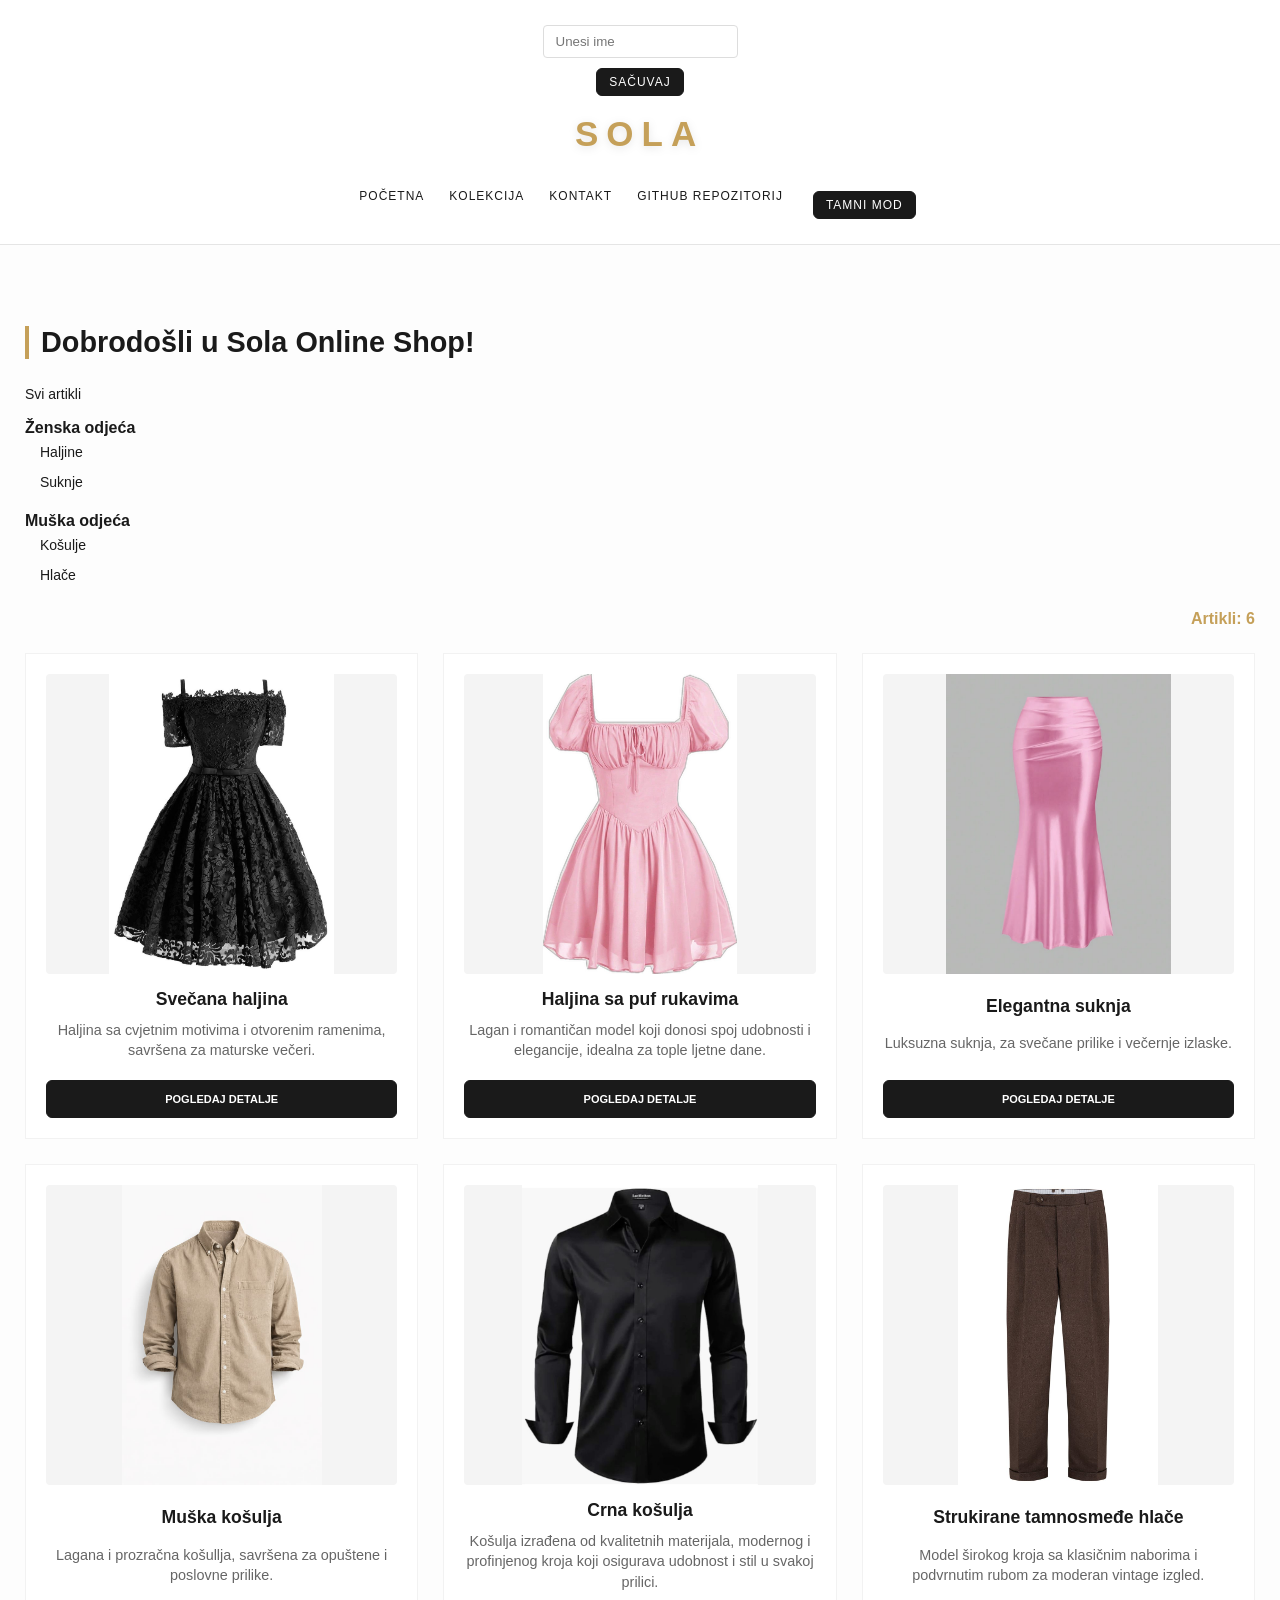
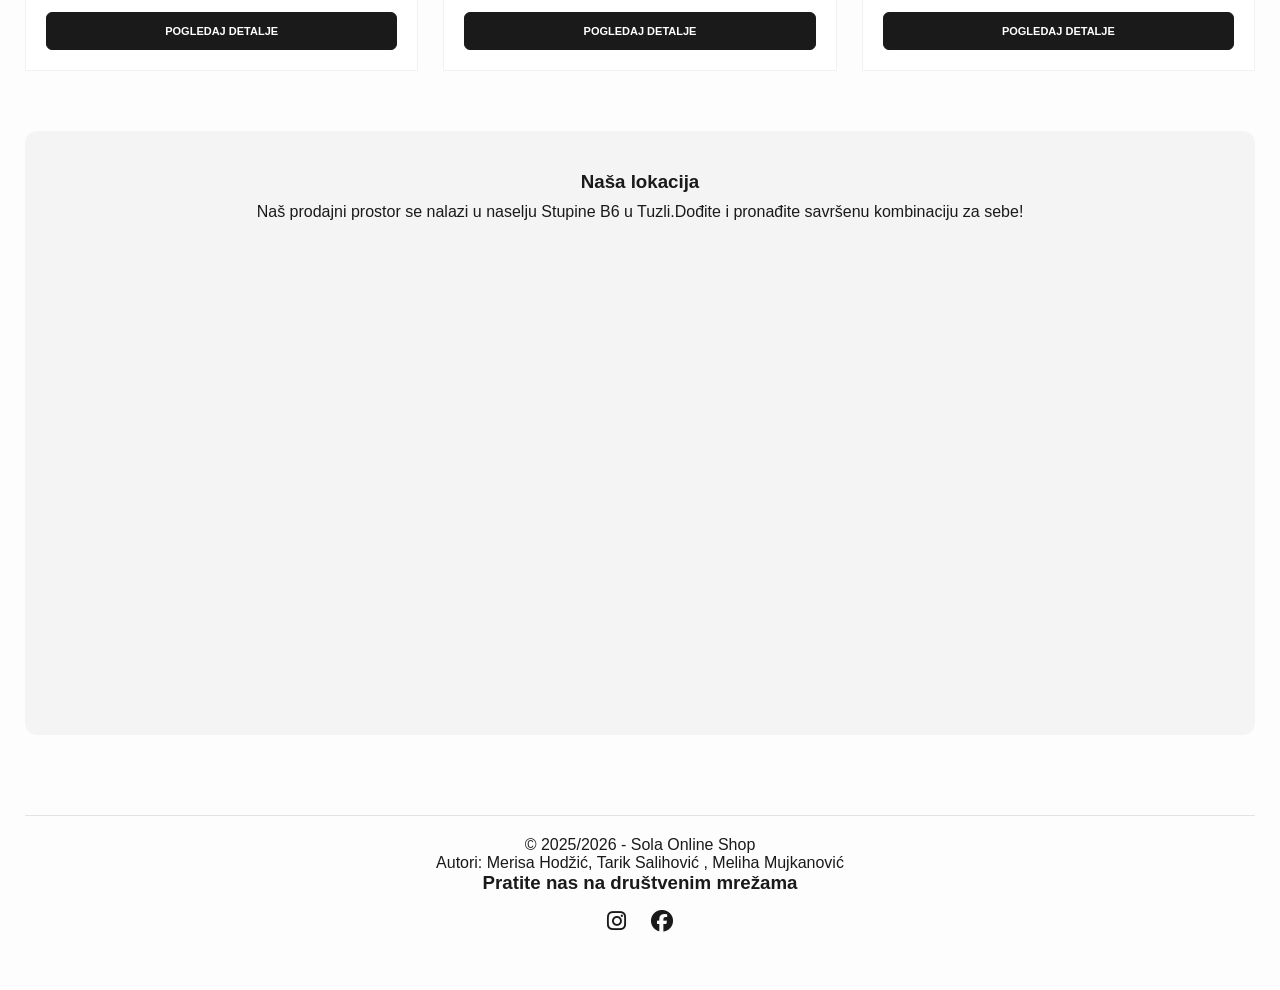
<file: index.html>
<!DOCTYPE html>
<html lang="bs">
<head>
 <meta charset="UTF-8">
<meta name="viewport" 
content="width=device-width, 
 initial-scale=1.0">
<meta name="color-scheme" content="light dark">
<title> Sola Online Shop</title>
<link rel="stylesheet" href="css/tptpstil.css">
<script src="js/tptpskripte.js" defer></script>
<link rel="manifest" href="manifest.json">
<meta name="theme-color"
content="#ffffff">
<link rel="stylesheet" href="https://cdnjs.cloudflare.com/ajax/libs/font-awesome/6.4.2/css/all.min.css">
<!-- Link za Font Awesome ikonice dodano uz pomoć AI-a-->
</head>

<body>
    <header>
        <input type="text" id="korisnickoIme" placeholder="Unesi ime">
<button id="spasiDugme">Sačuvaj</button> <!-- uz pomoć Gemini AI-a dodano je polje za unos imena za localStorage-->
        <!-- ove dijelove koda za svg logo sam napisala uz pomoć Gemini AI-->
       <svg class="logo" width="150" height="50" 
       viewBox="0 0 150 50" xmlns="http://www.w3.org/2000/svg">
          <text x="10" y="35" font-family="'Segoe UI', Roboto, Arial, sans-serif" font-size="35" font-weight="300" letter-spacing="3" fill="black">
            SOLA
          </text>
</svg> 
        <nav>
            <ul>
                <li><a href="index.html">Početna</a></li>
                <li><a href="sadrzaj.html">Kolekcija</a></li>
                <li><a href="kontakt.html">Kontakt</a></li>
                <li><a href="https://github.com/melihamujkanovic/Grupa47-TPTP-2026.git" target="_blank">GitHub Repozitorij</a></li>
                <li><button id="dark-mode-toggle">Promijeni mod</button></li>
            </ul>
            </nav>
            </header>
            <div class="content-wrapper">   
            <hr>
            <section class="glavni-sadrzaj">   
            <h2>Dobrodošli u Sola Online Shop!</h2>
            <nav>
            <ul>
                <li><button class="filter-btn"
                data-filter ="all">Svi artikli</button></li>
                <li>
                    <strong>Ženska odjeća</strong> 
            <ul>
                <li><button class="filter-btn" 
                data-filter="haljine">Haljine</button></li>
                <li><button class="filter-btn"
                data-filter="suknje">Suknje</button></li>
                </ul>
                </li>
            <li>
                <strong>Muška odjeća</strong>
            <ul>
                <li><button class="filter-btn"
                data-filter="kosulje">Košulje</button></li>
                <li><button class="filter-btn"
                data-filter="hlace">Hlače</button></li>
                </ul>
            </li>
            </ul>
                  </nav>
                </section>
                  
<!--Ove dijelove koda koji predstavljaj navigaciju za filtriranje napisala sam pomoću GitHub Copilota.
Razumijem da struktura lista <ul> i <li> predstavlja ugniježdene liste kako bi logički razdvojila mušku
 i žensku odjeću  class="filter-btn" je Copilot dodao svim dugmićima ona je meta za JavaScript
 data-filter="haljine" ovo se zove data atribut kada kliknemo na dugme haljine JavaScript ce procitati
da je data-filter postavljen na haljine 
data-filter="all" ovo dugme služi da poništi filter i ponovo prikaže apsolutno sve proizvode koje
imamo u HTML-u -->

<main>
<div class="filter-bar">
<span>Artikli: <strong id="product-count">0</strong></span> 
</div>

<article class="product-card"
data-category="haljine">
<img src="images/haljina.jpg" alt="Crna svečana haljina." width="250">
<h3>Svečana haljina</h3>
<p>Haljina sa cvjetnim motivima i otvorenim ramenima, savršena za maturske večeri.</p>
<a href="sadrzaj.html" class="detalji-btn">Pogledaj detalje</a>
</article>
<article class="product-card"
data-category="haljine">
<img src="images/haljina2.jpg" alt="Kratka roza haljina sa naborima i puf rukavima." width="250">
<h3> Haljina sa puf rukavima </h3>
<p>Lagan i romantičan model koji donosi spoj udobnosti i elegancije, idealna za tople ljetne dane.</p>
<a href="sadrzaj.html" class="detalji-btn">Pogledaj detalje</a>
</article>
<article class="product-card"
data-category="suknje">
<img src="images/suknja.jpg" alt="Roza suknja dugog kroja sa naborima na struku." width="250">
<h3> Elegantna suknja </h3>
<p> Luksuzna suknja, za svečane prilike i večernje izlaske.</p>
<a href="sadrzaj.html" class="detalji-btn">Pogledaj detalje</a>
</article>
<article class="product-card"
data-category="kosulje">
<img src="images/kosulja.jpg" alt="Smeđa muška košulja dugih rukava sa džepom. " width="250">
<h3> Muška košulja</h3>   
<p> Lagana i prozračna košullja, savršena za opuštene i poslovne prilike.</p>
<a href="sadrzaj.html" class="detalji-btn">Pogledaj detalje</a>
</article>
<article class="product-card"
data-category="kosulje">
<img src="images/muska kosulja.jpg" alt="Elegantna crna muška košulja uskog kroja sa blagim sjajem." width="250">
<h3> Crna košulja</h3>
<p> Košulja izrađena od kvalitetnih materijala, modernog i profinjenog kroja koji osigurava udobnost i stil u svakoj prilici.</p>
<a href="sadrzaj.html" class="detalji-btn">Pogledaj detalje</a>
</article>
<article class="product-card"
data-category="hlace">
<img src="images/hlace.jpg" alt="Smeđe hlače sa faltnama i manžetama. " width="250">
<h3>Strukirane tamnosmeđe hlače</h3>
<p>Model širokog kroja sa klasičnim naborima i podvrnutim rubom za moderan vintage izgled.</p>
<a href="sadrzaj.html" class="detalji-btn">Pogledaj detalje</a>

</article>

</main>
<aside> 
<h3>Naša lokacija</h3>
<p>Naš prodajni prostor se nalazi u naselju Stupine B6 u Tuzli.Dođite i pronađite savršenu kombinaciju za sebe!</p>
<iframe src="https://www.google.com/maps/embed?pb=!1m18!1m12!1m3!1d2844.2685245072244!2d18.686665378439166!3d44.53013413135884!2m3!1f0!2f0!3f0!3m2!1i1024!2i768!4f13.1!3m3!1m2!1s0x475ead33b0782831%3A0x282f1ff059c18d96!2sAvenija%20Stupine%20B6%2C%20Tuzla%2075101!5e0!3m2!1sbs!2sba!4v1778329365259!5m2!1sbs!2sba" width="100%" height="450" style="border:0;" allowfullscreen="" loading="lazy" referrerpolicy="no-referrer-when-downgrade"></iframe>
 </aside>  
 <footer>  
    <hr> <!--tag koji je samostalan ne mora se zatvrati
    služi kao vizuelni razdjeljnik između dva dijela sadržaja 
     npr: da odvoji glavni sadržaj od footera-->
    <p>&copy; 2025/2026 - Sola Online Shop</p>
    <p>Autori: Merisa Hodžić, Tarik Salihović , Meliha Mujkanović</p>
    <h3> Pratite nas na društvenim mrežama</h3>
    <div class="social-links">
        <a href="https://www.instagram.com/online_shop_nela?igsh=cDI1eHdnaG01N2gy" target="_blank"><i class="fab fa-instagram"></i></a>
        <a href="https://www.facebook.com/share/14hpEQm7eZp/" target="_blank"><i class="fab fa-facebook"></i></a>
    <!--Napomena:Linkovi na društvene mreže su usmjereni na instagram i facebook
    stranice poznatog online shopa kako bi se validirala ispravnost navigacije-->
    </div>
</footer>
</div>
</body>
</html>
</file>
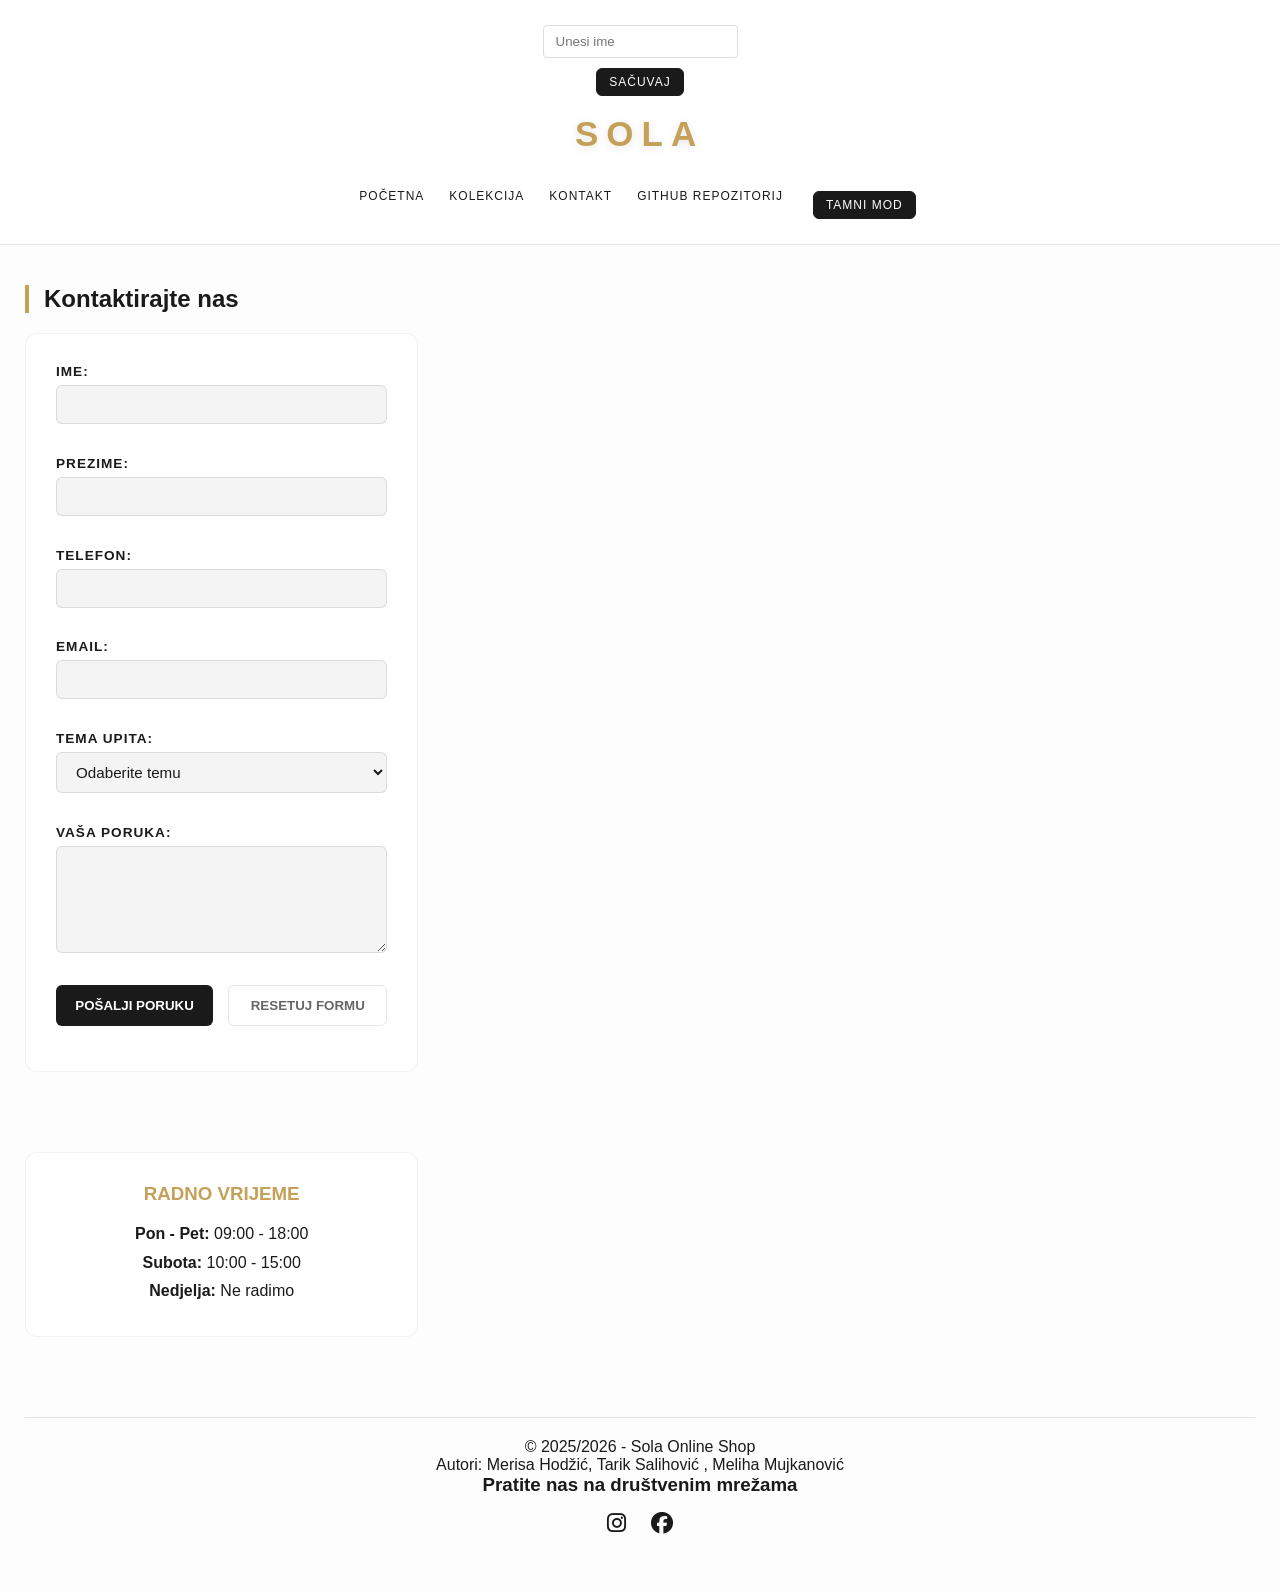
<file: kontakt.html>
<!DOCTYPE html>
<html lang="bs">
<head>
<meta charset="UTF-8">
<meta name="viewport" 
content="width=device-width, 
initial-scale=1.0">
<meta name="color-scheme" content="light dark">
<title> Sola Online Shop</title>
<link rel="stylesheet" href="css/tptpstil.css">
<script src="js/tptpskripte.js" defer></script>
<link rel="manifest" href="manifest.json">
<meta name="theme-color"
content="#ffffff">
<link rel="stylesheet" href="https://cdnjs.cloudflare.com/ajax/libs/font-awesome/6.4.2/css/all.min.css">
<!-- Link za Font Awesome ikonice dodano uz pomoć AI-a-->
</head>
<body>
 <header>
<input type="text" id="korisnickoIme" placeholder="Unesi ime">
<button id="spasiDugme">Sačuvaj</button> <!-- uz pomoć Gemini AI-a dodano je polje za unos imena za localStorage-->
        <!-- ove dijelove koda za svg logo sam napisala uz pomoć Gemini AI-->
<svg class="logo" width="150" height="50" 
 viewBox="0 0 150 50" xmlns="http://www.w3.org/2000/svg">
 <text x="10" y="35" font-family="'Segoe UI', Roboto, Arial, sans-serif" font-size="35" font-weight="300" 
 letter-spacing="3" fill="gold">
            SOLA
 </text>
</svg> 
 <nav>
    <ul>
                <li><a href="index.html">Početna</a></li>
                <li><a href="sadrzaj.html">Kolekcija</a></li>
                <li><a href="kontakt.html">Kontakt</a></li>
                <li><a href="https://github.com/melihamujkanovic/Grupa47-TPTP-2026.git" target="_blank">GitHub Repozitorij</a></li>
                <li><button id="dark-mode-toggle"> Promijeni mod</button></li>
            </ul>
            </nav>
            </header>
            <div class="content-wrapper">
            <main>
     <section class="kontakt-sekcija">
          <!--služi da grupise cijeli kontakt dio stranice u jednu cjelinu.-->
     <article class="form-container"> <!--služi da izoluje kontakt formu kao samostalnu i nezavisnu kutiju
        unutar te sekcije.-->
    <h2>Kontaktirajte nas</h2>
    <form id="kontaktForma" novalidate>
        <div>
            <label for="ime">Ime:</label>
            <input type="text" id="ime" name="user_ime">
            <span id="imeGreska" class="error-msg"></span>
        </div>
        <div>
            <label for="prezime">Prezime:</label> <!--povezuje tekstualni opis sa poljem za unos.-->
            <input type="text" id="prezime" name="user_prezime"> <!--glavno polje gdje korisnik prima
            podatke za ime ili email adresu.-->
            <span id="prezimeGreska" class="error-msg"></span> <!--prazno polje koje služi za
            prikazivanje poruka o grešci (npr."Molimo unesite ime ") ako korisnik pogrešno 
            popuni formu.-->
        </div>

        <div>
        <label for="telefon">Telefon:</label>
        <input type="text" id="telefon" name="telefon">
        <span id="telefon-greska" class="error-msg"></span>
        </div>

          <div>
            <label for="email">Email:</label> 
            <input type="text" id="email" name="user_email">
            <span id="emailGreska" class="error-msg"></span>
          </div>
        <div>
            <label for="tema">Tema upita:</label>
            <select id="tema" name="user_tema">  <!--otvara padajući meni u kojem korisnik bira
                jednu od ponuđenih stavki.-->
                <option value="">Odaberite temu </option> <!-- definiše pojedinačne stavke
                u meniju ; value je ono što program vidi ,a tekst između tagova 
                ono što korisnik bira. -->
                <option value="kupovina">Pomoć pri kupovini</option>
                <option value="dostava">Pitanje o dostavi</option>
                <option value="reklamacija">Reklamacija</option>
            </select>
            <span id="temaGreska" class="error-msg"></span>
        </div>
        <div>
            <label for="poruka">Vaša poruka:</label>
            <textarea id="poruka" name="user_poruka" rows="5"></textarea> <!--veliko polje
            za unos teksta u više redova (ovdje je fiksirano na 5 redova visine)
            gdje korisnik piše sadržaj upita.-->
            <span id="porukaGreska" class="error-msg"></span>
        </div>
        <div class="form-buttons">
            <button type="submit">Pošalji poruku</button> <!--glavno dugme koje
            kada se klikne ,šalje sve podatke iz forme na obradu.-->
            <button type="reset" id="resetBtn">Resetuj formu</button> <!--korisno dugme
            koje jednim klikom briše sve što je korisnik upisao i vraća formu na početno
            stanje.--> 
        </div>
    </form>
    <div id="uspjehOkvir"></div>

</article>

<aside class="radno-vrijeme">
    <h3>RADNO VRIJEME</h3>
    <p>
        <strong>Pon - Pet:</strong> 09:00 - 18:00 <br>
        <strong>Subota:</strong> 10:00 - 15:00 <br>
        <strong>Nedjelja:</strong> Ne radimo
    </p>
</aside>
</section>
</main>
<footer>  
    <hr> <!--tag koji je samostalan ne mora se zatvrati
    služi kao vizuelni razdjeljnik između dva dijela sadržaja 
     npr: da odvoji glavni sadržaj od footera-->
    <p>&copy; 2025/2026 - Sola Online Shop</p>
    <p>Autori: Merisa Hodžić, Tarik Salihović , Meliha Mujkanović</p>
    <h3> Pratite nas na društvenim mrežama</h3>
    <div class="social-links">
        <a href="https://www.instagram.com/online_shop_nela?igsh=cDI1eHdnaG01N2gy" target="_blank"><i class="fab fa-instagram"></i></a>
        <a href="https://www.facebook.com/share/14hpEQm7eZp/" target="_blank"><i class="fab fa-facebook"></i></a>
    <!--Napomena:Linkovi na društvene mreže su usmjereni na instagram i facebook
    stranice poznatog online shopa kako bi se validirala ispravnost navigacije-->
    </div>
</footer>
</div>
</body>
</html>
</file>
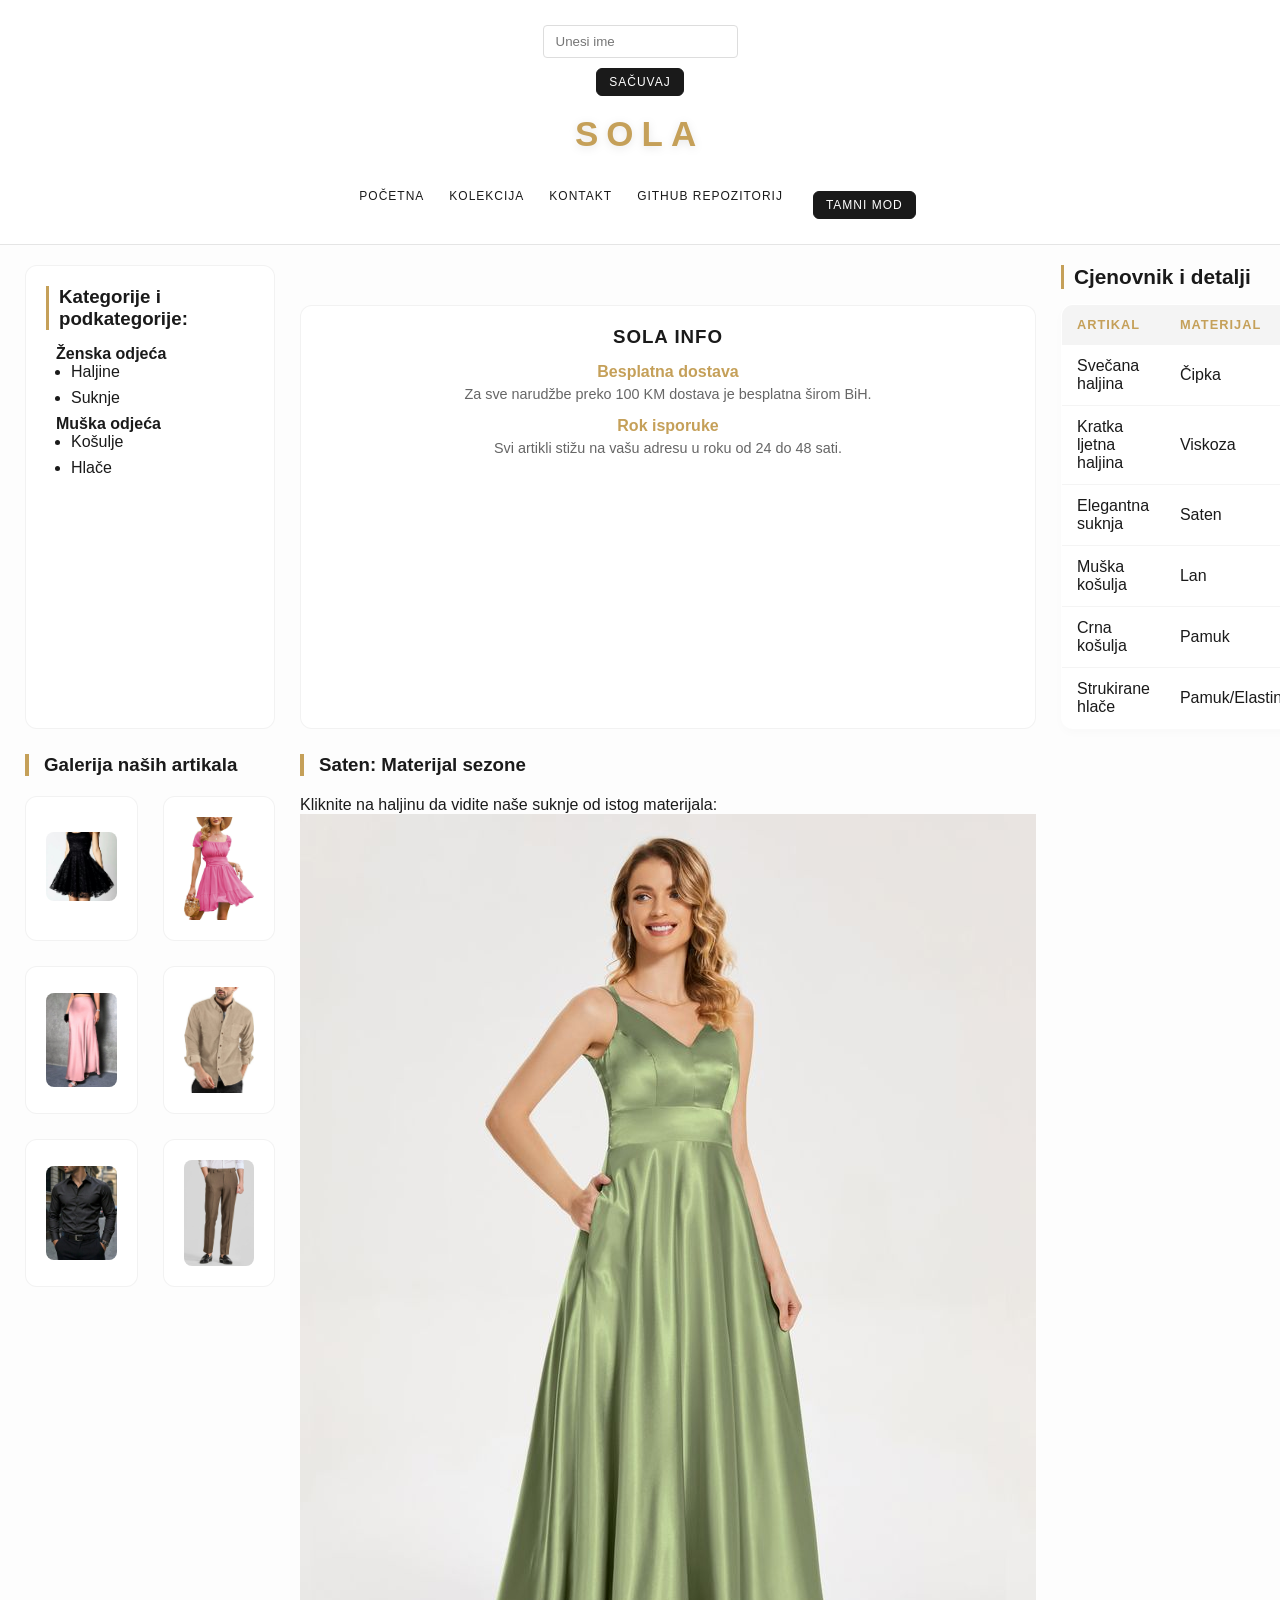
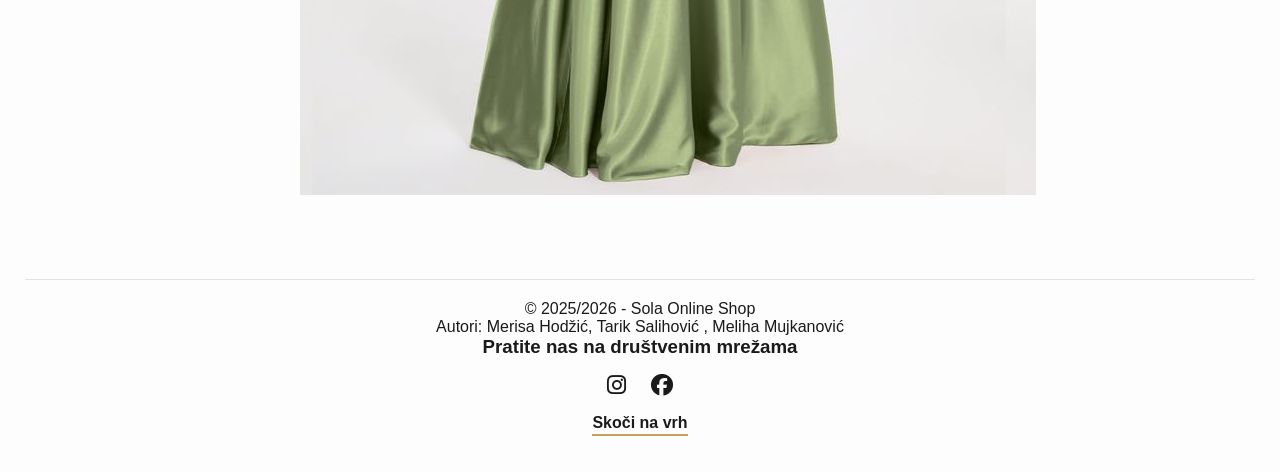
<file: sadrzaj.html>
<!DOCTYPE html>
<html lang="bs">
<head>
<meta charset="UTF-8">
<meta name="viewport" 
content="width=device-width, 
initial-scale=1.0">
<meta name="color-scheme" content="light dark">
<title> Sola Online Shop</title>
<link rel="stylesheet" href="css/tptpstil.css">
<script src="js/tptpskripte.js" defer></script>
<link rel="manifest" href="manifest.json">
<meta name="theme-color" 
content="#ffffff">
<link rel="stylesheet" href="https://cdnjs.cloudflare.com/ajax/libs/font-awesome/6.4.2/css/all.min.css"> 
<!--Link za Font Awesome ikonice dodano uz pomoć AI-a-->
</head>
<body id="vrh">
    <header>
        <input type="text" id="korisnickoIme" placeholder="Unesi ime">
<button id="spasiDugme">Sačuvaj</button> <!-- uz pomoć Gemini AI-a dodano je polje za unos imena za localStorage-->
        <!-- ove dijelove koda za svg logo sam napisala uz pomoć Gemini AI-->
       <svg class="logo" width="150" height="50" 
       viewBox="0 0 150 50" xmlns="http://www.w3.org/2000/svg">
          <text x="10" y="35" font-family="'Segoe UI', Roboto, Arial, sans-serif" font-size="35" font-weight="300" letter-spacing="3" fill="gold">
            SOLA
          </text>
</svg> 
        <nav>
            <ul>
                <li><a href="index.html">Početna</a></li>
                <li><a href="sadrzaj.html">Kolekcija</a></li>
                <li><a href="kontakt.html">Kontakt</a></li>
                <li><a href="https://github.com/melihamujkanovic/Grupa47-TPTP-2026.git" target="_blank">GitHub Repozitorij</a></li>
                <li><button id="dark-mode-toggle"> Promijeni mod</button></li>
            </ul>
            </nav>
            </header>
            <div class="content-wrapper">
            <main>
<section class="kategorije-sekcija">
        <h3>Kategorije i podkategorije:</h3>
        <ul>
            <li><strong>Ženska odjeća</strong>
                <ul>
                    <li>Haljine</li>
                    <li>Suknje</li>
                </ul>
            </li>
            <li><strong>Muška odjeća</strong>
                <ul>
                    <li>Košulje</li>
                    <li>Hlače</li>
                </ul>
            </li>
        </ul>
    </section>
    <aside class="bocni-info-meni">
        <h3>Sola info</h3>
        <div class="bocna-kartica">
            <h4>Besplatna dostava</h4>
            <p>Za sve narudžbe preko 100 KM dostava je besplatna širom BiH.</p>
        </div>
        <div class="bocna-kartica">
            <h4>Rok isporuke</h4>
            <p>Svi artikli stižu na vašu adresu u roku od 24 do 48 sati.</p>
        </div>
    </aside>
<section class="cjenovnik-sekcija">
<h2>Cjenovnik i detalji</h2>
<table>
<thead> 
<tr>
<th>Artikal</th>
<th>Materijal</th>
<th>Veličina</th>
<th>Cijena(KM)</th>
</tr>
</thead>
<tbody>
<tr>
<td>Svečana haljina</td>
<td>Čipka</td>
<td>S,M</td>
<td>90.00</td>
</tr>
<tr>
<td>Kratka ljetna haljina</td>
<td>Viskoza</td>
<td>S,M,L</td>
<td>50.00</td>
</tr>
<tr>
<td>Elegantna suknja</td>
<td>Saten</td>
<td>M,L</td>
<td>65.00</td>
</tr>
<tr>
<td>Muška košulja</td>
<td>Lan</td>
<td>S,L</td>
<td>45.00</td>
</tr>
<tr>
<td>Crna košulja</td>
<td>Pamuk</td>
<td>M,XS</td>
<td>35.00</td>
</tr>
<tr>
<td>Strukirane hlače</td>
<td>Pamuk/Elastin</td>
<td>L,XLL</td>
<td>85.00</td>
</tr>
</tbody>
</table>
</section>

<section class="gallery-container">
<h3>Galerija naših artikala</h3>
<div class="gallery-grid">
<article class="gallery-item">
<picture>
<source srcset="images/model 2.webp" width="200" type="image/webp"> 
<!--AI mi je pomogao da implementiram WebP format i objasnio mi je kako da pravilno strukiram
putanje u HTML-u.Međutim, pošto WebP nije podržan na baš svim starim verzijama browsera, 
AI mi je pomogao da implementiram 'fallback' metodu. 
To znači da smo u kodu naveli i obični JPG kao rezervnu opciju.
 Na taj način smo osigurali da sajt bude moderan i brz za većinu korisnika, 
 ali i potpuno funkcionalan za one koji koriste stariji softver.
-->
<img src="images/model 2.jpg"  width="200" alt="Ženski model u crnoj čipkanoj haljini za svečane prilike.">
</picture>
</article>
<article class="gallery-item">
<img src="images/model1.jpg" width="200" alt="Ženski model u rozoj ljetnoj haljini sa puf rukavima i strukiranim detaljem.">
</article>
<article class="gallery-item">
<img src="images/model3.jpg" width="200" alt="Ženski model u elegantnoj suknji od ružičastog satena visokog struka.">
</article>
<article class="gallery-item">
<img src="images/model4.jpg" width="200" alt="Muški model u bež lanenoj košulji sa prednjim džepom.">
</article>
<article class="gallery-item">
<img src="images/model5.jpg" width="200" alt="Muški model u crnoj košulji, slim fit kroj.">
</article>
<article class="gallery-item">
<img src="images/model6.jpg" width="200" alt="Muški model u smeđim hlačama ravnog kroja.">
</article>
</div>
</section>
<section class="image-map-container">
    <h3> Saten: Materijal sezone </h3>
    <p>Kliknite na haljinu da vidite naše suknje od istog materijala:</p>

   <img src="images/model.jpg" usemap="#image-map" alt="Ženski model u zelenoj haljini.">

<map name="image-map">
    <area shape="rect" coords="94,152,592,911" href="index.html" title="Pogledaj naše artikle." alt="Pogledaj naše artikle.">
</map>
</section>
</main>

    
<!--ImageMap je HTML tehnika koja omogućava da jedna slika postane interaktivna.
Pomoću ImageMap definišemo specifične zone ,svaka zona klikom na sliku može voditi 
na različito mjesto .Koordinate za klikabilnu zonu sam odredila pomoću online ImageMap generatora.
AI mi je pomogao da te podatke prevedem u validan HTML kod. -->



<footer>  
    <hr> <!--tag koji je samostalan ne mora se zatvrati
    služi kao vizuelni razdjeljnik između dva dijela sadržaja 
     npr: da odvoji glavni sadržaj od footera.-->
  <p>&copy; 2025/2026 - Sola Online Shop</p>
    <p>Autori: Merisa Hodžić, Tarik Salihović , Meliha Mujkanović</p>
    <h3> Pratite nas na društvenim mrežama</h3>
    <div class="social-links">
        <a href="https://www.instagram.com/online_shop_nela?igsh=cDI1eHdnaG01N2gy" target="_blank"><i class="fab fa-instagram"></i></a>
        <a href="https://www.facebook.com/share/14hpEQm7eZp/" target="_blank"><i class="fab fa-facebook"></i></a>
    </div>
    <div class="vrh-container">
    <a href="#vrh" class="vrh-link">Skoči na vrh</a>
</div>
    <!--Napomena:Linkovi na društvene mreže su usmjereni na instagram i facebook
    stranice poznatog online shopa kako bi se validirala ispravnost navigacije.-->

</footer>
</div>
</body>
</html>
</file>
<file: css/tptpstil.css>
/* 1. CSS VARIJABLE */
:root {
    --primarna: #1a1a1a;
    --akcent: #c5a059;
    --pozadina: #fdfdfd;
    --bijela: #ffffff;
    --siva: #f4f4f4;
    --tekst-muted: #666;
    --font-glavni: 'Segoe UI', Roboto, Arial, sans-serif;
    --tranzicija: all 0.3s cubic-bezier(0.4, 0, 0.2, 1);
}

/* Dark Mode varijable */
body.dark-mode {
    --primarna: #f4f4f4;
    --pozadina: #121212;
    --bijela: #1e1e1e;
    --siva: #252525;
    --tekst-muted: #bbb;
}

/* Osnovni reset */
* {
    margin: 0;
    padding: 0;
    box-sizing: border-box;
}

body {
    font-family: var(--font-glavni);
    background-color: var(--pozadina);
    color: var(--primarna);
    display: flex;
    flex-direction: column;
    min-height: 100vh;
    transition: background-color 0.3s;
}

/* 2. HEADER */
header {
    background: var(--bijela);
    padding: 20px 5%; 
    display: flex;
    flex-direction: column;
    align-items: center; 
    justify-content: center; 
    border-bottom: 1px solid rgba(0,0,0,0.1);
    width: 100%;
    z-index: 1000;
    text-align: center; 
}

#korisnickoIme {
    padding: 8px 12px;
    border: 1px solid #ddd;
    border-radius: 4px;
    background: var(--bijela);
    color: var(--primarna);
    display: inline-block;
    vertical-align: middle;
    margin: 5px;
}

#spasiDugme, #dark-mode-toggle {
    padding: 6px 12px;
    margin: 5px;
    cursor: pointer;
    background: var(--primarna);
    color: var(--bijela);
    border: 1px solid var(--primarna);
    font-size: 12px;
    text-transform: uppercase;
    letter-spacing: 1px;
    transition: var(--tranzicija);
    display: inline-block;
    vertical-align: middle;
}

#spasiDugme:hover, #dark-mode-toggle:hover {
    background: var(--akcent);
    border-color: var(--akcent);
}

header nav ul {
    display: flex;
    list-style: none;
    gap: 25px;
    margin-top: 15px;
    flex-wrap: wrap;
    justify-content: center;
}

header nav ul li a {
    text-decoration: none;
    color: var(--primarna);
    font-weight: 500;
    text-transform: uppercase;
    font-size: 12px;
    letter-spacing: 1px;
    transition: var(--tranzicija);
}

header nav ul li a:hover { color: var(--akcent); }

/* SVG Logo */
.logo {
    cursor: pointer;
    overflow: visible;
    transition: transform 0.4s cubic-bezier(0.175, 0.885, 0.32, 1.275);
    filter: drop-shadow(0 2px 4px rgba(0,0,0,0.1));
    display: block;
    margin: 10px auto; 
}

.logo text {
    text-transform: uppercase;
    font-weight: 700;
    letter-spacing: 8px;
    fill: var(--akcent); 
    transition: all 0.3s ease;
}

.logo:hover {
    transform: scale(1.1) rotate(-1deg); 
}

.logo:hover text {
    filter: drop-shadow(0 0 8px rgba(197, 160, 89, 0.8));
    letter-spacing: 12px; 
}

/* STRUKTURA */
.content-wrapper {
    max-width: 100%;
    margin: 0;
    width: 100%;
    padding: 20px 25px;
}

hr {
    border: 0;
    height: 1px;
    background: rgba(0,0,0,0.1);
    margin: 20px 0;
}
body.dark-mode hr {
    background: rgba(255,255,255,0.1);
}

@media (min-width: 768px) {
    .content-wrapper {
        display: flex;
        flex-direction: row;
        flex-wrap: wrap;
        gap: 20px;
        justify-content: flex-start;
    }

    .glavni-sadrzaj {
        width: 100%;
        padding: 0;
    }

    .glavni-sadrzaj nav {
        flex: 0 0 200px;
        min-width: 200px;
    }

    main {
        flex: 1;
        margin-top: 0;
    }
}

.glavni-sadrzaj h2 {
    font-size: 1.8rem;
    margin-bottom: 25px;
    border-left: 4px solid var(--akcent);
    padding-left: 12px;
}

.glavni-sadrzaj nav ul {
    list-style: none;
    display: flex;
    flex-direction: column;
    gap: 15px;
    background: transparent;
    padding: 0;
    border: none;
}

.glavni-sadrzaj nav ul ul {
    display: flex;
    flex-direction: column;
    gap: 10px;
    padding: 5px 0 5px 15px;
    background: transparent;
    border: none;
}

.filter-btn {
    padding: 2px 0;
    background: transparent; 
    color: var(--primarna);
    border: none;
    cursor: pointer;
    font-size: 14px;
    transition: var(--tranzicija);
    text-align: left;
    width: auto;
}

.filter-btn:hover {
    color: var(--akcent);
    background: transparent;
}

/* MAIN - GRID PROIZVODA (INDEX STRANICA) */
main {
    display: grid;
    gap: 25px;
}

.filter-bar {
    grid-column: 1 / -1;
    text-align: right;
    font-weight: bold;
    color: var(--akcent);
}

.product-card {
    background: var(--bijela);
    border: 1px solid rgba(0,0,0,0.05);
    padding: 20px;
    text-align: center;
    transition: var(--tranzicija);
    display: flex;
    flex-direction: column;
    justify-content: space-between;
}

.product-card:hover {
    transform: translateY(-8px);
    box-shadow: 0 15px 35px rgba(197, 160, 89, 0.2); 
    border-color: var(--akcent);
}

.product-card img {
    width: 100%;
    height: 300px; 
    object-fit: contain; 
    background-color: var(--siva); 
    margin-bottom: 15px;
    border-radius: 4px; 
}

.product-card h3 {
    font-size: 1.1rem;
    margin-bottom: 10px;
}

.product-card p {
    font-size: 0.9rem;
    color: var(--tekst-muted);
    margin-bottom: 20px;
    line-height: 1.4;
}

.detalji-btn {
    display: block;
    text-decoration: none;
    padding: 12px;
    background: var(--primarna);
    color: var(--bijela);
    border: 1px solid var(--primarna);
    cursor: pointer;
    font-size: 11px;
    font-weight: 600;
    text-transform: uppercase;
    transition: var(--tranzicija);
}

.detalji-btn:hover {
    background: var(--akcent);
    border-color: var(--akcent);
    color: var(--bijela);
}

/* DRUGA STRANICA (Layout sa slike u 3 kolone) */
.gornji-layout-sadrzaj {
    display: flex;
    gap: 20px;
    flex-wrap: wrap;
    margin-bottom: 40px;
    align-items: stretch;
    width: 100%;
}

.kategorije-sekcija {
    flex: 1;
    min-width: 250px;
    background: var(--bijela);
    padding: 20px;
    border-radius: 12px;
    border: 1px solid rgba(0,0,0,0.05);
}

.kategorije-sekcija h3 {
    margin-bottom: 15px;
    border-left: 3px solid var(--akcent);
    padding-left: 10px;
}

.kategorije-sekcija ul {
    list-style: none;
    padding-left: 10px;
}

.kategorije-sekcija ul li {
    margin-bottom: 8px;
}

.kategorije-sekcija ul ul {
    padding-left: 15px;
    list-style: disc;
}

/* Srednja kartica: Korisne Informacije */
.bocni-info-meni {
    flex: 1;
    min-width: 250px;
    background: var(--bijela);
    padding: 20px;
    border-radius: 12px;
    border: 1px solid rgba(0,0,0,0.05);
    text-align: center;
}

.bocni-info-meni h3 {
    margin-bottom: 15px;
    text-transform: uppercase;
    letter-spacing: 1px;
    color: var(--primarna);
}

.bocna-kartica {
    margin-bottom: 15px;
}

.bocna-kartica h4 {
    color: var(--akcent);
    margin-bottom: 5px;
}

.bocna-kartica p {
    font-size: 0.9rem;
    color: var(--tekst-muted);
}

/* Desna sekcija: Tabela */
.cjenovnik-sekcija {
    flex: 2;
    min-width: 450px;
}

.cjenovnik-sekcija h2 {
    font-size: 1.3rem;
    margin-bottom: 15px;
    border-left: 3px solid var(--akcent);
    padding-left: 10px;
}

table {
    width: 100%;
    border-collapse: collapse;
    background: var(--bijela);
    border-radius: 12px;
    overflow: hidden;
    box-shadow: 0 4px 10px rgba(0,0,0,0.02);
    border: 1px solid rgba(0,0,0,0.05);
}

table th, table td {
    padding: 12px 15px;
    text-align: left;
    border-bottom: 1px solid var(--siva);
}

table th {
    background-color: var(--siva);
    color: var(--akcent);
    text-transform: uppercase;
    font-size: 0.8rem;
    letter-spacing: 1px;
}

body.dark-mode table th {
    background-color: #252525;
}

table tr:hover {
    background-color: rgba(197, 160, 89, 0.05); 
}

/* POVEĆANA GALERIJA ARTIKALA (DRUGA STRANICA) */
.gallery-container {
    margin-bottom: 40px;
    width: 100%;
}

.gallery-container h3, .image-map-container h3 {
    margin-bottom: 20px;
    border-left: 4px solid var(--akcent);
    padding-left: 15px;
}

.gallery-grid {
    display: grid;
    grid-template-columns: repeat(2, 1fr); 
    gap: 25px;
}

.gallery-item {
    background: var(--bijela);
    padding: 20px;
    border-radius: 12px;
    border: 1px solid rgba(0,0,0,0.05);
    transition: var(--tranzicija);
    display: flex;
    justify-content: center;
    align-items: center;
}

.gallery-item:hover {
    transform: scale(1.02);
    box-shadow: 0 15px 30px rgba(0,0,0,0.08);
}

.gallery-item img {
    width: 100%;
    max-height: 400px;
    object-fit: contain; 
    border-radius: 8px;
}

/* Image Map Sekcija */
.image-map-layout {
    display: flex;
    gap: 30px;
    background: var(--bijela);
    padding: 30px;
    border-radius: 12px;
    border: 1px solid rgba(0,0,0,0.05);
    align-items: center;
    flex-wrap: wrap;
    width: 100%;
}

.image-map-text {
    flex: 1;
    min-width: 250px;
}

.image-map-container-box {
    flex: 1;
    min-width: 300px;
    text-align: center;
}

.image-map-container-box img {
    max-width: 100%;
    height: auto;
    border-radius: 8px;
    box-shadow: 0 5px 15px rgba(0,0,0,0.05);
}

/* KONTATK STRANICA FORMA */
.kontakt-sekcija {
    display: flex;
    gap: 40px;
    flex-wrap: wrap;
    margin-top: 20px;
    width: 100%;
}

.form-container {
    flex: 2;
    min-width: 350px;
}

.form-container h2 {
    margin-bottom: 20px;
    border-left: 4px solid var(--akcent);
    padding-left: 15px;
}

#kontaktForma {
    background: var(--bijela);
    padding: 30px;
    border-radius: 12px;
    border: 1px solid rgba(0,0,0,0.05);
}

#kontaktForma div {
    margin-bottom: 15px;
    display: flex;
    flex-direction: column;
}

#kontaktForma label {
    margin-bottom: 6px;
    font-weight: 600;
    font-size: 0.85rem;
    text-transform: uppercase;
    letter-spacing: 1px;
}

#kontaktForma input, 
#kontaktForma select, 
#kontaktForma textarea {
    padding: 10px 15px;
    border: 1px solid rgba(0,0,0,0.1);
    border-radius: 6px;
    background-color: var(--siva);
    color: var(--primarna);
    font-family: var(--font-glavni);
    font-size: 0.95rem;
    transition: var(--tranzicija);
}

#kontaktForma input:focus, 
#kontaktForma select:focus, 
#kontaktForma textarea:focus {
    outline: none;
    border-color: var(--akcent);
    background-color: var(--bijela);
}

.error-msg {
    color: #e74c3c;
    font-size: 0.8rem;
    margin-top: 4px;
    min-height: 1em;
}

.form-buttons {
    flex-direction: row !important; 
    gap: 15px;
    margin-top: 10px;
}

.form-buttons button {
    flex: 1;
    padding: 12px;
    font-weight: 600;
    text-transform: uppercase;
    cursor: pointer;
    border-radius: 6px;
    transition: var(--tranzicija);
    border: none;
}

button[type="submit"] {
    background: var(--primarna);
    color: var(--bijela);
}

button[type="submit"]:hover {
    background: var(--akcent);
}

button[type="reset"] {
    background: transparent;
    border: 1px solid rgba(0,0,0,0.1) !important;
    color: var(--tekst-muted);
}

button[type="reset"]:hover {
    background: #f8d7da;
    color: #721c24;
}

.radno-vrijeme {
    flex: 1;
    min-width: 250px;
    background: var(--bijela);
    padding: 30px;
    border-radius: 12px;
    border: 1px solid rgba(0,0,0,0.05);
    height: fit-content;
}

.radno-vrijeme h3 {
    margin-bottom: 15px;
    color: var(--akcent);
}

.radno-vrijeme p {
    line-height: 1.8;
}

/* LOKACIJA I ASIDE */
aside {
    background: var(--siva);
    padding: 40px 20px;
    text-align: center;
    border-radius: 12px;
    margin-top: 40px;
    width: 100%;
}

aside h3 { margin-bottom: 10px; }

aside iframe {
    width: 100%;
    border: 0;
    border-radius: 8px;
    margin-top: 20px;
}

/* FOOTER */
footer {
    padding: 40px 0 20px 0;
    text-align: center;
    width: 100%;
}

.social-links { margin: 15px 0; }

.social-links a {
    font-size: 22px;
    color: var(--primarna);
    margin: 0 10px;
    transition: var(--tranzicija);
}

.social-links a:hover { color: var(--akcent); }

.vrh-container { margin-top: 15px; }

.vrh-link {
    text-decoration: none;
    color: var(--primarna);
    font-weight: 600;
    border-bottom: 2px solid var(--akcent);
    padding-bottom: 3px;
}

/* Globalna dugmad */
button, input, select, textarea, .filter-btn, .detalji-btn {
    border-radius: 6px;
}

/* RESPONSIVE */
@media (min-width: 992px) { 
    main { grid-template-columns: repeat(3, 1fr); } 
}

@media (max-width: 991px) and (min-width: 768px) {
    main { grid-template-columns: repeat(2, 1fr); }
}

@media (max-width: 767px) {
    main { grid-template-columns: 1fr; }
    .gallery-grid { grid-template-columns: 1fr; }
    .gornji-layout-sadrzaj { flex-direction: column; }
    .cjenovnik-sekcija { min-width: 100%; }
}
</file>
